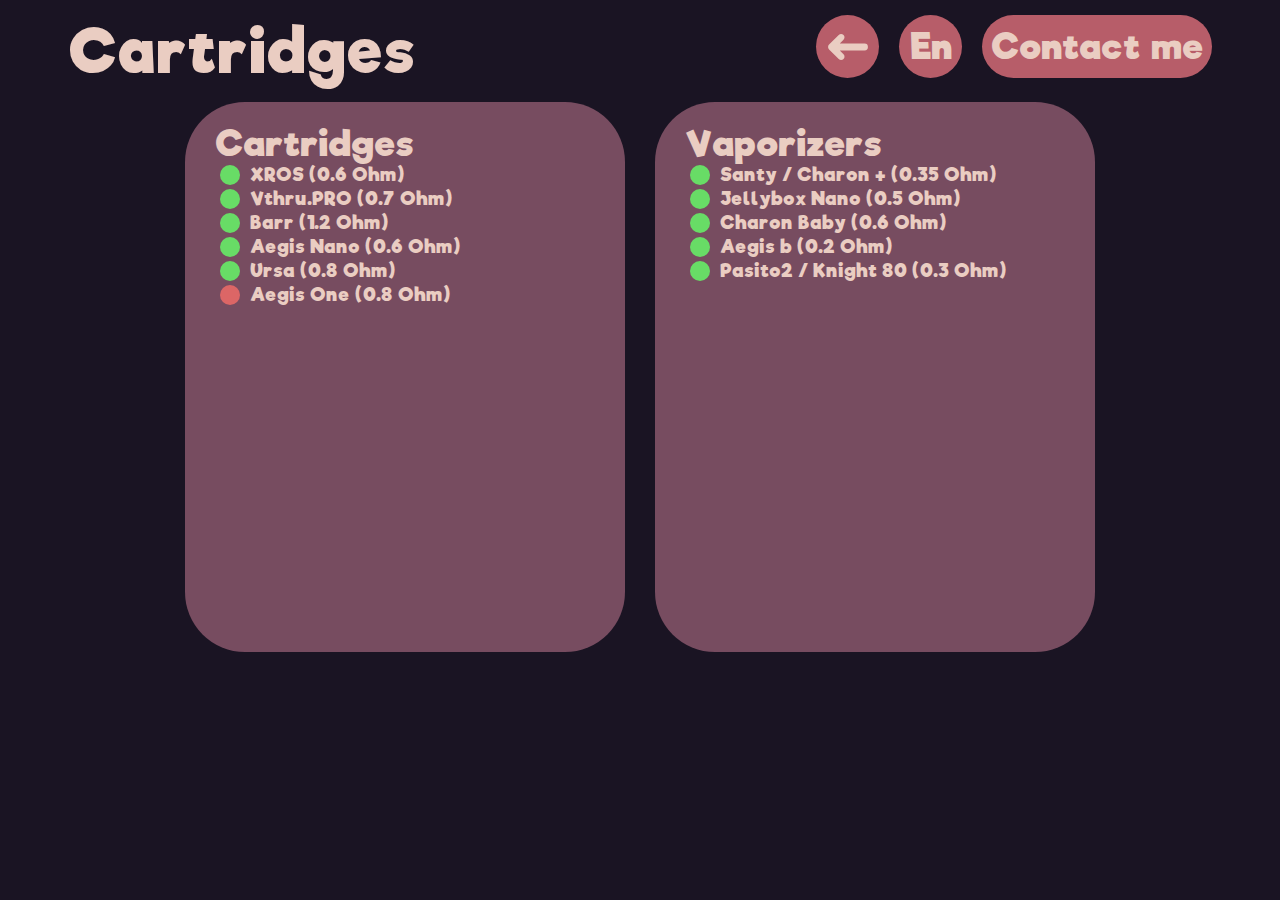
<file: cartridges/cartridges.html>
<!DOCTYPE html>
<html>
<head>
	<meta charset="utf-8">
	<title>
		Cartridges
	</title>
    <meta name="theme-color" content="#17111f">
    <link rel="stylesheet" href="../css/cartridges.css">
    <link rel="stylesheet" href="../css/cartridges-media-queries.css">
</head>
<body style="background-color:#1A1423">
    <div class="wrapper">
        <div class="header">
            <a class="text-curr lan" data-en="Cartridges" data-ru="Картриджи"></a>
            <div class="con">
                <a onclick="newURL('../index.html')" class="button-back">
                    <img class="image-back" src="../arrow-back.svg" >
                </a>
                <a onclick="changeLanguage()" id="languageButton" class="button-lang lan" data-en="En" data-ru="Ru"></a>
                <a href="" class="button-contact lan" data-en="Contact me" data-ru="Связаться"></a>
            </div>
        </div>
        <div class="main-container">
            <div class="container">
                <div class="text-name lan" data-en="Cartridges" data-ru="Картриджи"></div>
                <div>
                    <div class="row">
                        <div class="circle" id="Cartridges_XROS"></div>
                        <div class="text-item lan" data-en="XROS (0.6 Ohm)" data-ru="XROS 0.6 Ом"></div>
                    </div>
                    <div class="row">
                        <div class="circle" id="Cartridges_Vthru_PRO"></div>
                        <div class="text-item lan" data-en="Vthru.PRO (0.7 Ohm)" data-ru="Vthru.PRO 0.7 Ом"></div>
                    </div>
                    <div class="row">
                        <div class="circle" id="Cartridges_Barr"></div>
                        <div class="text-item lan" data-en="Barr (1.2 Ohm)" data-ru="Barr 1.2 Ом"></div>
                    </div>
                    <div class="row">
                        <div class="circle" id="Cartridges_Aegis_Nano"></div>
                        <div class="text-item lan" data-en="Aegis Nano (0.6 Ohm)" data-ru="Aegis Nano 0.6 Ом"></div>
                    </div>
                    <div class="row">
                        <div class="circle" id="Cartridges_Ursa"></div>
                        <div class="text-item lan" data-en="Ursa (0.8 Ohm)" data-ru="Ursa 0.8 Ом"></div>
                    </div>
                    <div class="row">
                        <div class="circle" id="Cartridges_Aegis_One"></div>
                        <div class="text-item lan" data-en="Aegis One (0.8 Ohm)" data-ru="Aegis One 0.8 Ом"></div>
                    </div>
                </div>
            </div>
            <div class="container">
                <div class="text-name lan" data-en="Vaporizers" data-ru="Испарители"></div>
                <div>
                    <div class="row">
                        <div class="circle" id="Vaporizers_Santy_Charon"></div>
                        <div class="text-item lan" data-en="Santy / Charon + (0.35 Ohm)" data-ru="Santy / Charon + (0.35 Ом)"></div>
                    </div>
                    <div class="row">
                        <div class="circle" id="Vaporizers_Jellybox_Nano"></div>
                        <div class="text-item lan" data-en="Jellybox Nano (0.5 Ohm)" data-ru="Jellybox Nano (0.5 Ом)"></div>
                    </div>
                    <div class="row">
                        <div class="circle" id="Vaporizers_Charon_Baby"></div>
                        <div class="text-item lan" data-en="Charon Baby (0.6 Ohm)" data-ru="Charon Baby (0.6 Ом)"></div>
                    </div>
                    <div class="row">
                        <div class="circle" id="Vaporizers_Aegis_B"></div>
                        <div class="text-item lan" data-en="Aegis b (0.2 Ohm)" data-ru="Aegis b (0.2 Ом)"></div>
                    </div>
                    <div class="row">
                        <div class="circle" id="Vaporizers_Pasito2_Knight80"></div>
                        <div class="text-item lan" data-en="Pasito2 / Knight 80 (0.3 Ohm)" data-ru="Pasito2 / Knight 80 (0.3 Ом)"></div>
                    </div>
                </div>
            </div>
        </div>
    </div>
    <script src="../js/cartridges.js"></script>
</body>
</html>
</file>
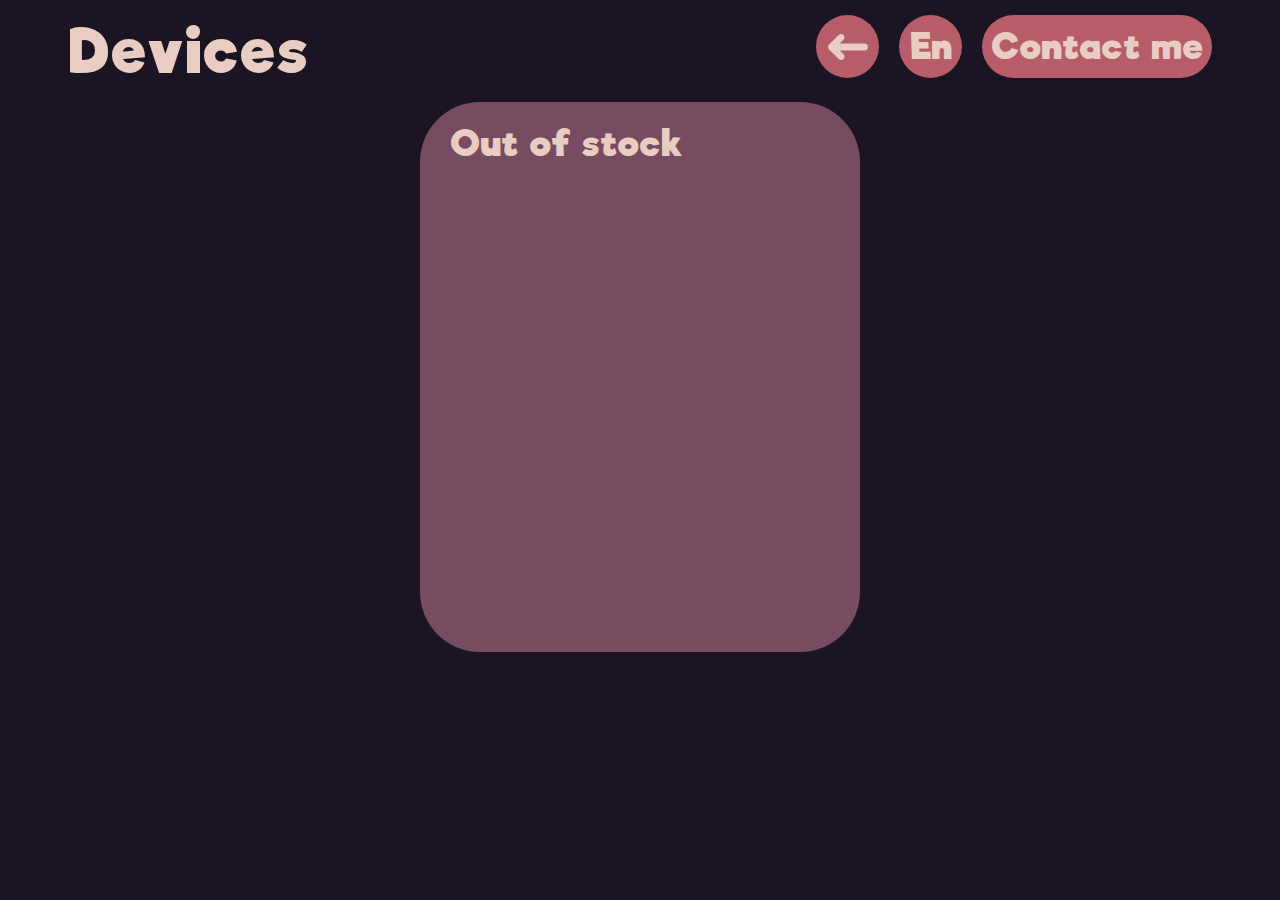
<file: devices/devices.html>
<!DOCTYPE html>
<html>
<head>
	<meta charset="utf-8">
	<title>
		Devices
	</title>
    <meta name="theme-color" content="#17111f">
    <link rel="stylesheet" href="../css/cartridges.css">
    <link rel="stylesheet" href="../css/cartridges-media-queries.css">
</head>
<body style="background-color:#1A1423">
    <div class="wrapper">
        <div class="header">
            <a class="text-curr lan" data-en="Devices" data-ru="Девайсы"></a>
            <div class="con">
                <a onclick="newURL('../index.html')" class="button-back">
                    <img class="image-back" src="../arrow-back.svg" >
                </a>
                <a onclick="changeLanguage()" id="languageButton" class="button-lang lan" data-en="En" data-ru="Ru"></a>
                <a href="" class="button-contact lan" data-en="Contact me" data-ru="Связаться"></a>
            </div>
        </div>
        <div class="main-container">
            <div class="container">
                <div class="text-name lan" data-en="Out of stock" data-ru="Нет в наличии"></div>
            </div>
    </div>
    <script src="../js/cartridges.js"></script>
</body>
</html>
</file>
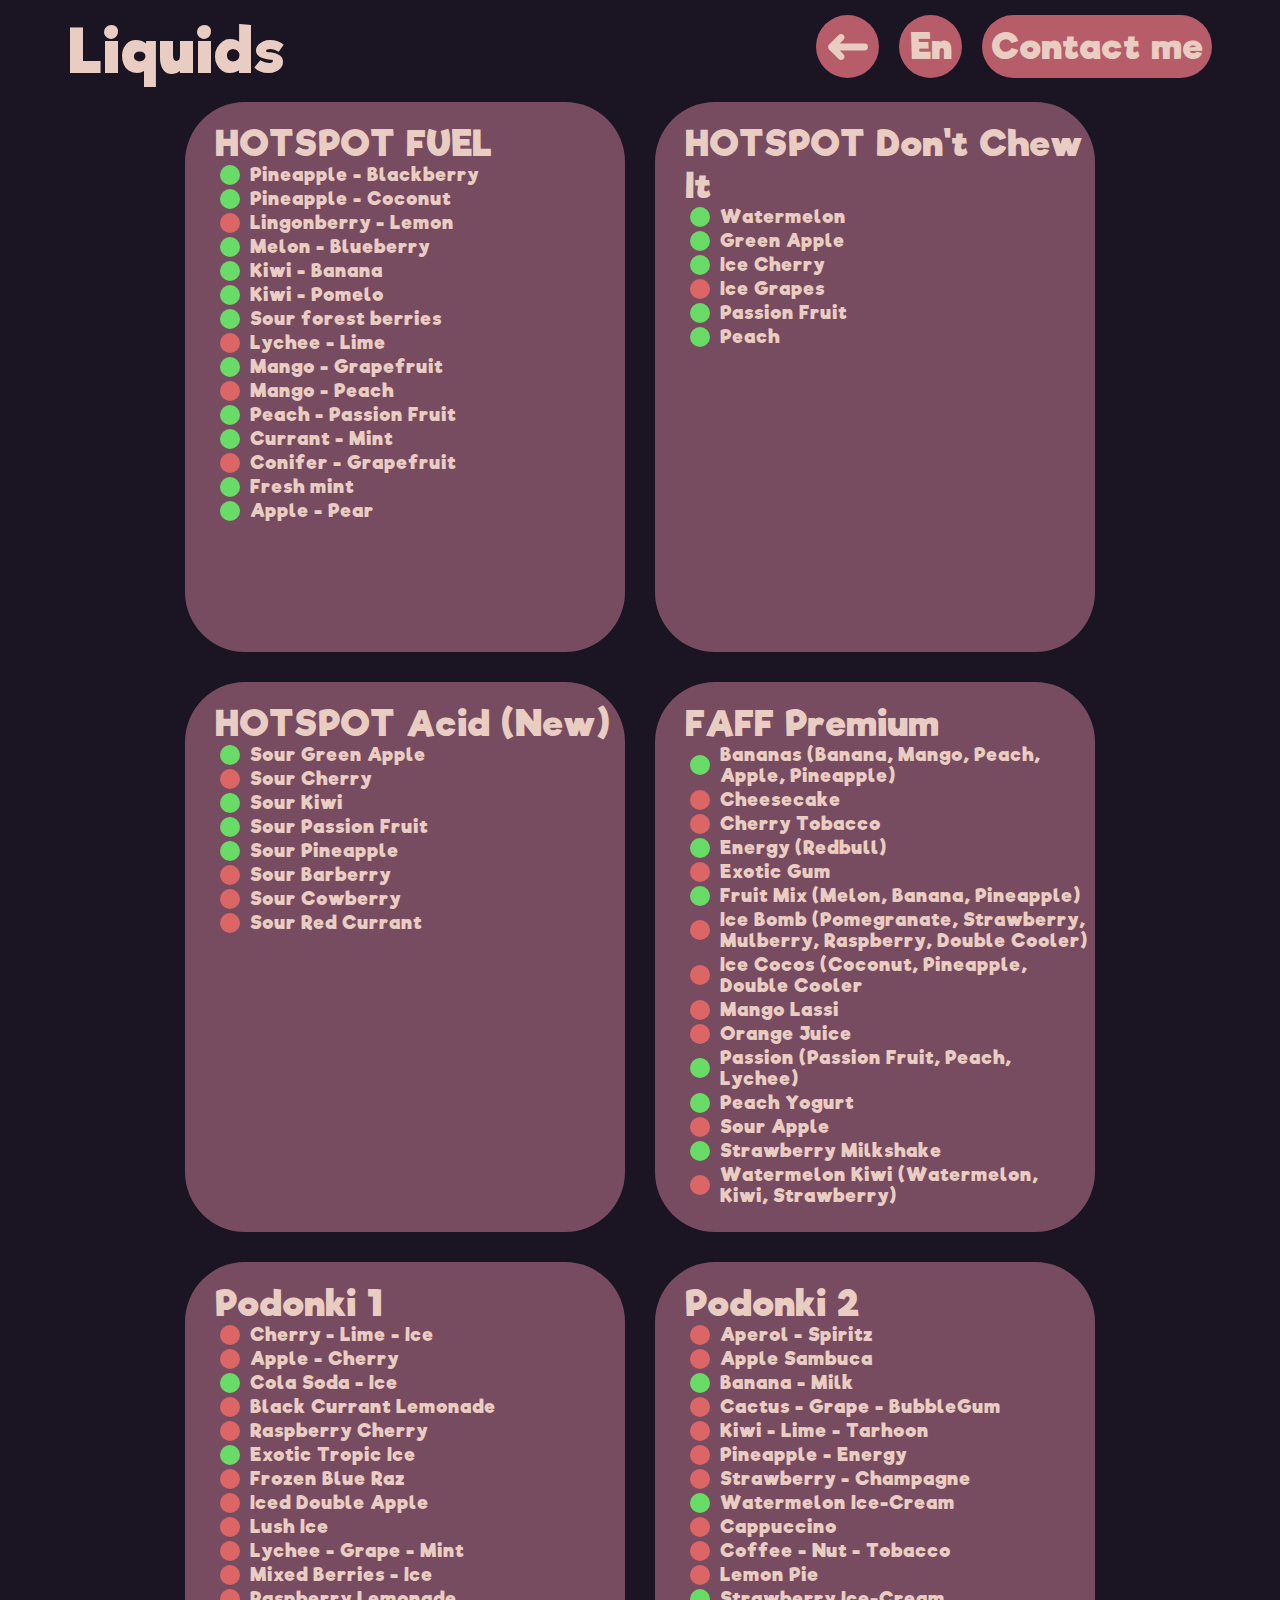
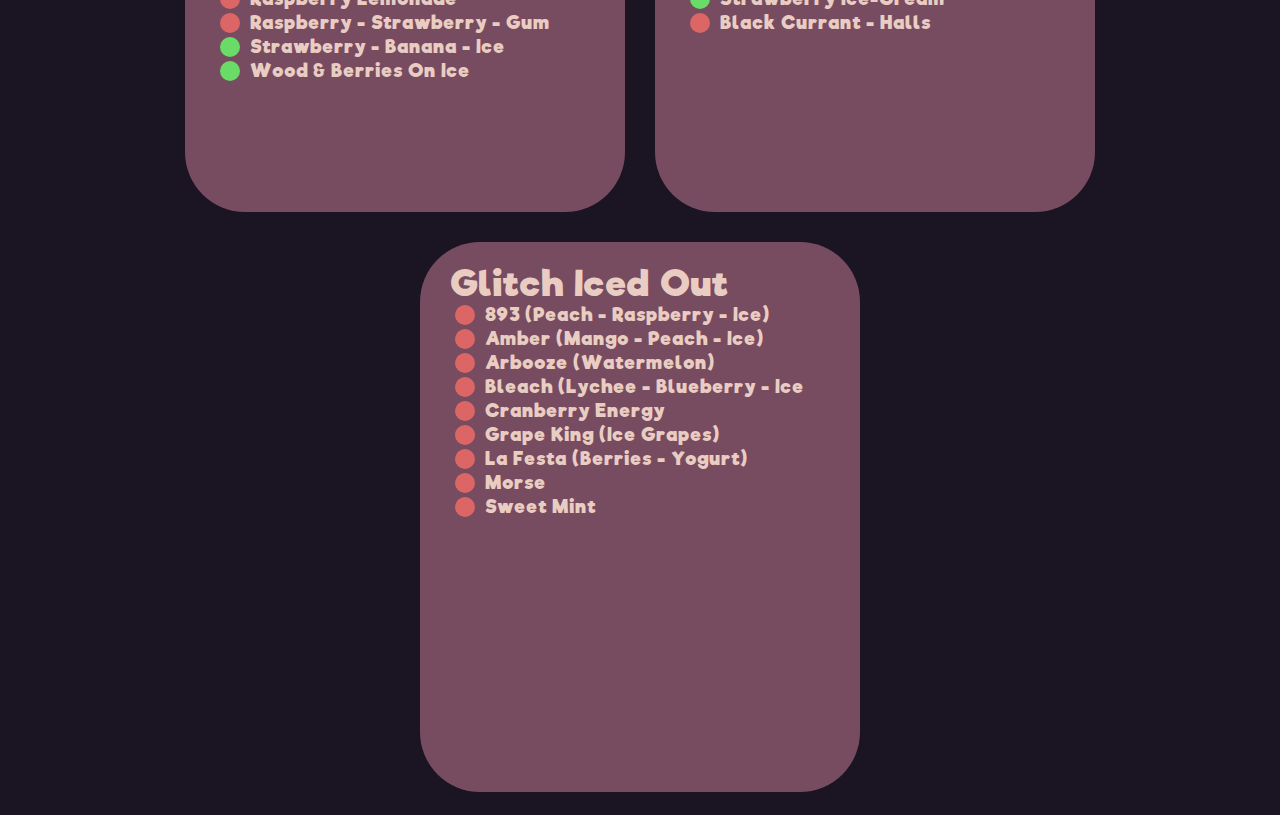
<file: liquids/liquids.html>
<!DOCTYPE html>
<html>
<head>
	<meta charset="utf-8">
	<title>
		Liquids
	</title>
    <meta name="theme-color" content="#17111f">
    <link rel="stylesheet" href="../css/liquids.css">
    <link rel="stylesheet" href="../css/liquids-media-queries.css">
</head>
<body style="background-color:#1A1423">
    <div class="wrapper">
        <div class="header">
            <a class="text-curr lan" data-en="Liquids" data-ru="Жидкости">Liquids</a>
            <div class="con">
                <a onclick="newURL('../index.html')" class="button-back">
                    <img class="image-back" src="../arrow-back.svg" >
                </a>
                <a onclick="changeLanguage()" id="languageButton" class="button-lang lan" data-en="En" data-ru="Ru">En</a>
                <a href="" class="button-contact lan" data-en="Contact me" data-ru="Связаться">Contact me</a>
            </div>
        </div>
        <div class="main-container">
            <div class="container">
                <div class="text-name">HOTSPOT FUEL</div>
                <div>
                    <div class="row">
                        <div class="circle" id="HF_Pineapple_Blackberry"></div>
                        <div class="text-item lan" data-en="Pineapple - Blackberry" data-ru="Ананас - Ежевика"></div>
                    </div>
                    <div class="row">
                        <div class="circle" id="HF_Pineapple_Coconut"></div>
                        <div class="text-item lan" data-en="Pineapple - Coconut" data-ru="Ананас - Кокос"></div>
                    </div>
                    <div class="row">
                        <div class="circle" id="HF_Lingonberry_Lemon"></div>
                        <div class="text-item lan" data-en="Lingonberry - Lemon" data-ru="Брусника - Лимон"></div>
                    </div>
                    <div class="row">
                        <div class="circle" id="HF_Melon_Blueberry"></div>
                        <div class="text-item lan" data-en="Melon - Blueberry" data-ru="Дыня - Черника"></div>
                    </div>
                    <div class="row">
                        <div class="circle" id="HF_Kiwi_Banana"></div>
                        <div class="text-item lan" data-en="Kiwi - Banana" data-ru="Киви - Банан"></div>
                    </div>
                    <div class="row">
                        <div class="circle" id="HF_Kiwi_Pomelo"></div>
                        <div class="text-item lan" data-en="Kiwi - Pomelo" data-ru="Киви - Помело"></div>
                    </div>
                    <div class="row">
                        <div class="circle" id="HF_Sour_forest_berries"></div>
                        <div class="text-item lan" data-en="Sour forest berries" data-ru="Кислые лесные ягоды"></div>
                    </div>
                    <div class="row">
                        <div class="circle" id="HF_Lychee_Lime"></div>
                        <div class="text-item lan" data-en="Lychee - Lime" data-ru="Личи - Лайм"></div>
                    </div>
                    <div class="row">
                        <div class="circle" id="HF_Mango_Grapefruit"></div>
                        <div class="text-item lan" data-en="Mango - Grapefruit" data-ru="Манго - Грейпфрут"></div>
                    </div>
                    <div class="row">
                        <div class="circle" id="HF_Mango_Peach"></div>
                        <div class="text-item lan" data-en="Mango - Peach" data-ru="Манго - Персик"></div>
                    </div>
                    <div class="row">
                        <div class="circle" id="HF_Peach_Passion_Fruit"></div>
                        <div class="text-item lan" data-en="Peach - Passion Fruit" data-ru="Персик - Маракуйя"></div>
                    </div>
                    <div class="row">
                        <div class="circle" id="HF_Currant_Mint"></div>
                        <div class="text-item lan" data-en="Currant - Mint" data-ru="Смородина - Мята"></div>
                    </div>
                    <div class="row">
                        <div class="circle" id="HF_Conifer_Grapefruit"></div>
                        <div class="text-item lan" data-en="Conifer - Grapefruit" data-ru="Хвоя - Грейпфрут"></div>
                    </div>
                    <div class="row">
                        <div class="circle" id="HF_Fresh_mint"></div>
                        <div class="text-item lan" data-en="Fresh mint" data-ru="Свежая мята"></div>
                    </div>
                    <div class="row">
                        <div class="circle" id="HF_Apple_Pear"></div>
                        <div class="text-item lan" data-en="Apple - Pear" data-ru="Яблоко - Груша"></div>
                    </div>

                </div>
            </div>
            <div class="container">
                <div class="text-name">HOTSPOT Don't Chew It</div>
                <div>
                    <div class="row">
                        <div class="circle" id="HDCI_Watermelon"></div>
                        <div class="text-item lan" data-en="Watermelon" data-ru="Арбуз"></div>
                    </div>
                    <div class="row">
                        <div class="circle" id="HDCI_Green_Apple"></div>
                        <div class="text-item lan" data-en="Green Apple" data-ru="Зелёное яблоко"></div>
                    </div>
                    <div class="row">
                        <div class="circle" id="HDCI_Ice_Cherry"></div>
                        <div class="text-item lan" data-en="Ice Cherry" data-ru="Ледяная вишня"></div>
                    </div>
                    <div class="row">
                        <div class="circle" id="HDCI_Ice_Grapes"></div>
                        <div class="text-item lan" data-en="Ice Grapes" data-ru="Ледяной виноград"></div>
                    </div>
                    <div class="row">
                        <div class="circle" id="HDCI_Passion_fruit"></div>
                        <div class="text-item lan" data-en="Passion Fruit" data-ru="Маракуйя"></div>
                    </div>
                    <div class="row">
                        <div class="circle" id="HDCI_Peach"></div>
                        <div class="text-item lan" data-en="Peach" data-ru="Персик"></div>
                    </div>

                </div>
            </div>
            <div class="container">
                <div class="text-name">HOTSPOT Acid (New)</div>
                <div>
                    <div class="row">
                        <div class="circle" id="HA_Sour_Green_Apple"></div>
                        <div class="text-item lan" data-en="Sour Green Apple" data-ru="Кислое яблоко"></div>
                    </div>
                    <div class="row">
                        <div class="circle" id="HA_Sour_Cherry"></div>
                        <div class="text-item lan" data-en="Sour Cherry" data-ru="Кислая вишня"></div>
                    </div>
                    <div class="row">
                        <div class="circle" id="HA_Sour_Kiwi"></div>
                        <div class="text-item lan" data-en="Sour Kiwi" data-ru="Кислое киви"></div>
                    </div>
                    <div class="row">
                        <div class="circle" id="HA_Sour_Passion_Fruit"></div>
                        <div class="text-item lan" data-en="Sour Passion Fruit" data-ru="Кислая маракуйя"></div>
                    </div>
                    <div class="row">
                        <div class="circle" id="HA_Sour_Pineapple"></div>
                        <div class="text-item lan" data-en="Sour Pineapple" data-ru="Кислый ананас"></div>
                    </div>
                    <div class="row">
                        <div class="circle" id="HA_Sour_Barberry"></div>
                        <div class="text-item lan" data-en="Sour Barberry" data-ru="Кислый барбарис"></div>
                    </div>
                    <div class="row">
                        <div class="circle" id="HA_Sour_Cowberry"></div>
                        <div class="text-item lan" data-en="Sour Cowberry" data-ru="Кислая брусника"></div>
                    </div>
                    <div class="row">
                        <div class="circle" id="HA_Sour_Red_Currant"></div>
                        <div class="text-item lan" data-en="Sour Red Currant" data-ru="Кислая красная смородина"></div>
                    </div>

                </div>
            </div>
            <div class="container">
                <div class="text-name">FAFF Premium</div>
                <div class="text-border">
                    <div class="row">
                        <div class="circle" id="FP_Bananas"></div>
                        <div class="text-item lan" data-en="Bananas (Banana, Mango, Peach, Apple, Pineapple)" data-ru="Бананы (Банан, Манго, Персик, Яблоко, Ананас)"></div>
                    </div>
                    <div class="row">
                        <div class="circle" id="FP_Cheesecake"></div>
                        <div class="text-item lan" data-en="Cheesecake" data-ru="Чизкейк"></div>
                    </div>
                    <div class="row">
                        <div class="circle" id="FP_Cherry_Tobacco"></div>
                        <div class="text-item lan" data-en="Cherry Tobacco" data-ru="Табак - Вишня"></div>
                    </div>
                    <div class="row">
                        <div class="circle" id="FP_Energy"></div>
                        <div class="text-item lan" data-en="Energy (Redbull)" data-ru="Энергетик"></div>
                    </div>
                    <div class="row">
                        <div class="circle" id="FP_Exotic_Gum"></div>
                        <div class="text-item lan" data-en="Exotic Gum" data-ru="Жвачка тропики"></div>
                    </div>
                    <div class="row">
                        <div class="circle" id="FP_Fruit_Mix"></div>
                        <div class="text-item lan" data-en="Fruit Mix (Melon, Banana, Pineapple)" data-ru="Фруктовый микс (Дыня, Банан, Ананас)"></div>
                    </div>
                    <div class="row">
                        <div class="circle" id="FP_Ice_Bomb"></div>
                        <div class="text-item lan" data-en="Ice Bomb (Pomegranate, Strawberry, Mulberry, Raspberry, Double Cooler)" data-ru="Ледяная бомба (Гранат, Клубника, Шелковица, Малина, Двойной Куллер)"></div>
                    </div>
                    <div class="row">
                        <div class="circle" id="FP_Ice_Cocos"></div>
                        <div class="text-item lan" data-en="Ice Cocos (Coconut, Pineapple, Double Cooler" data-ru="Ледяной Кокос (Кокос, Ананас, Двойной Куллер)"></div>
                    </div>
                    <div class="row">
                        <div class="circle" id="FP_Mango_Lassi"></div>
                        <div class="text-item lan" data-en="Mango Lassi" data-ru="Манговый коктейль"></div>
                    </div>
                    <div class="row">
                        <div class="circle" id="FP_Orange_Juice"></div>
                        <div class="text-item lan" data-en="Orange Juice" data-ru="Апельсиновый сок (Много цитрусов и манго)"></div>
                    </div>
                    <div class="row">
                        <div class="circle" id="FP_Passion"></div>
                        <div class="text-item lan" data-en="Passion (Passion Fruit, Peach, Lychee)" data-ru="Маракуйя (Маракуйя, Персик, Личи)"></div>
                    </div>
                    <div class="row">
                        <div class="circle" id="FP_Peach_Yogurt"></div>
                        <div class="text-item lan" data-en="Peach Yogurt" data-ru="Персиковый йогурт"></div>
                    </div>
                    <div class="row">
                        <div class="circle" id="FP_Sour_Apple"></div>
                        <div class="text-item lan" data-en="Sour Apple" data-ru="Кислое яблоко"></div>
                    </div>
                    <div class="row">
                        <div class="circle" id="FP_Strawberry_Milkshake"></div>
                        <div class="text-item lan" data-en="Strawberry Milkshake" data-ru="Клубничный милкшейк"></div>
                    </div>
                    <div class="row">
                        <div class="circle" id="FP_Watermelon_Kiwi"></div>
                        <div class="text-item lan" data-en="Watermelon Kiwi (Watermelon, Kiwi, Strawberry)" data-ru="Арбуз - Киви (Арбуз, Киви, Клубника)"></div>
                    </div>

                </div>
            </div>
            <div class="container">
                <div class="text-name">Podonki 1</div>
                <div>
                    <div class="row">
                        <div class="circle" id="P1_Cherry_Lime_Ice"></div>
                        <div class="text-item lan" data-en="Cherry - Lime - Ice" data-ru="Вишня - Лайм - Лёд"></div>
                    </div>
                    <div class="row">
                        <div class="circle" id="P1_Apple_Cherry"></div>
                        <div class="text-item lan" data-en="Apple - Cherry" data-ru="Яблоко - Вишня"></div>
                    </div>
                    <div class="row">
                        <div class="circle" id="P1_Cola_Soda_Ice"></div>
                        <div class="text-item lan" data-en="Cola Soda - Ice" data-ru="Кола - Лёд"></div>
                    </div>
                    <div class="row">
                        <div class="circle" id="P1_Black_Currant_Lemonade"></div>
                        <div class="text-item lan" data-en="Black Currant Lemonade" data-ru="Смородиновый лимонад"></div>
                    </div>
                    <div class="row">
                        <div class="circle" id="P1_Raspberry_Cherry"></div>
                        <div class="text-item lan" data-en="Raspberry Cherry" data-ru="Малина - Вишня"></div>
                    </div>
                    <div class="row">
                        <div class="circle" id="P1_Exotic_Tropic_Ice"></div>
                        <div class="text-item lan" data-en="Exotic Tropic Ice" data-ru="Тропические фрукты - Лёд"></div>
                    </div>
                    <div class="row">
                        <div class="circle" id="P1_Frozen_Blue_Raz"></div>
                        <div class="text-item lan" data-en="Frozen Blue Raz" data-ru="Frozen Blue Raz (Черника, Малина, Мята, Лёд)"></div>
                    </div>
                    <div class="row">
                        <div class="circle" id="P1_Iced_Double_Apple"></div>
                        <div class="text-item lan" data-en="Iced Double Apple" data-ru="Двойное Яблоко - Лёд"></div>
                    </div>
                    <div class="row">
                        <div class="circle" id="P1_Lush_Ice"></div>
                        <div class="text-item lan" data-en="Lush Ice" data-ru="Баблгам с арбузом и мятой"></div>
                    </div>
                    <div class="row">
                        <div class="circle" id="P1_Lychee_Grape_Mint"></div>
                        <div class="text-item lan" data-en="Lychee - Grape - Mint" data-ru="Личи - Виноград - Мята"></div>
                    </div>
                    <div class="row">
                        <div class="circle" id="P1_Mixed_Berries_Ice"></div>
                        <div class="text-item lan" data-en="Mixed Berries - Ice" data-ru="Лесные Ягоды - Лёд"></div>
                    </div>
                    <div class="row">
                        <div class="circle" id="P1_Raspberry_Lemonade"></div>
                        <div class="text-item lan" data-en="Raspberry Lemonade" data-ru="Малиновый лимонад"></div>
                    </div>
                    <div class="row">
                        <div class="circle" id="P1_Raspberry_Strawberry_Gum"></div>
                        <div class="text-item lan" data-en="Raspberry - Strawberry - Gum" data-ru="Малиново-клубничная жвачка"></div>
                    </div>
                    <div class="row">
                        <div class="circle" id="P1_Strawberry_Banana_Ice"></div>
                        <div class="text-item lan" data-en="Strawberry - Banana - Ice" data-ru="Клубника - Банан - Лёд"></div>
                    </div>
                    <div class="row">
                        <div class="circle" id="P1_Wood_And_Berries_On_Ice"></div>
                        <div class="text-item lan" data-en="Wood & Berries On Ice" data-ru="Хвоя - Лесные ягоды - Лёд"></div>
                    </div>

                </div>
            </div>
            <div class="container">
                <div class="text-name">Podonki 2</div>
                <div>
                    <div class="row">
                        <div class="circle" id="P2_Aperol_Spiritz"></div>
                        <div class="text-item lan" data-en="Aperol - Spiritz" data-ru="Коктейль Апероль - Шприц"></div>
                    </div>
                    <div class="row">
                        <div class="circle" id="P2_Apple_Sambuca"></div>
                        <div class="text-item lan" data-en="Apple Sambuca" data-ru="Яблочная Самбука"></div>
                    </div>
                    <div class="row">
                        <div class="circle" id="P2_Banana_Milk"></div>
                        <div class="text-item lan" data-en="Banana - Milk" data-ru="Банановое Молоко"></div>
                    </div>
                    <div class="row">
                        <div class="circle" id="P2_Cactus_Grape_BubbleGum"></div>
                        <div class="text-item lan" data-en="Cactus - Grape - BubbleGum" data-ru="Виноградно - Кактусовая Жвачка"></div>
                    </div>
                    <div class="row">
                        <div class="circle" id="P2_Kiwi_Lime_Tarhoon"></div>
                        <div class="text-item lan" data-en="Kiwi - Lime - Tarhoon" data-ru="Киви - Лайм - Тархун"></div>
                    </div>
                    <div class="row">
                        <div class="circle" id="P2_Pineapple_Energy"></div>
                        <div class="text-item lan" data-en="Pineapple - Energy" data-ru="Ананас - Энергетик"></div>
                    </div>
                    <div class="row">
                        <div class="circle" id="P2_Strawberry_Champagne"></div>
                        <div class="text-item lan" data-en="Strawberry - Champagne" data-ru="Клубника - Шампанское "></div>
                    </div>
                    <div class="row">
                        <div class="circle" id="P2_Watermelon_Ice_Cream"></div>
                        <div class="text-item lan" data-en="Watermelon Ice-Cream" data-ru="Арбузное Мороженое"></div>
                    </div>
                    <div class="row">
                        <div class="circle" id="P2_Cappuccino"></div>
                        <div class="text-item lan" data-en="Cappuccino" data-ru="Капучино"></div>
                    </div>
                    <div class="row">
                        <div class="circle" id="P2_Coffee_Nut_Tobacco"></div>
                        <div class="text-item lan" data-en="Coffee - Nut - Tobacco" data-ru="Кофе - Орех - Табак"></div>
                    </div>
                    <div class="row">
                        <div class="circle" id="P2_Lemon_Pie"></div>
                        <div class="text-item lan" data-en="Lemon Pie" data-ru="Лимонный пирог"></div>
                    </div>
                    <div class="row">
                        <div class="circle" id="P2_Strawberry_Ice_Cream"></div>
                        <div class="text-item lan" data-en="Strawberry Ice-Cream" data-ru="Клубничное Мороженое"></div>
                    </div>
                    <div class="row">
                        <div class="circle" id="P2_Black_Currant_Halls"></div>
                        <div class="text-item lan" data-en="Black Currant - Halls" data-ru="Смородиновый Холлз"></div>
                    </div>
                    

                </div>
            </div><div class="container">
                <div class="text-name">Glitch Iced Out</div>
                <div>
                    <div class="row">
                        <div class="circle" id="GIO_893"></div>
                        <div class="text-item lan" data-en="893 (Peach - Raspberry - Ice)" data-ru="893 (Песик - Малина - Лёд"></div>
                    </div>
                    <div class="row">
                        <div class="circle" id="GIO_Amber"></div>
                        <div class="text-item lan" data-en="Amber (Mango - Peach - Ice)" data-ru="Amber (Манго - Персик - Лёд)"></div>
                    </div>
                    <div class="row">
                        <div class="circle" id="GIO_Arbooze"></div>
                        <div class="text-item lan" data-en="Arbooze (Watermelon)" data-ru="Arbooze (Арбуз)"></div>
                    </div>
                    <div class="row">
                        <div class="circle" id="GIO_Bleach"></div>
                        <div class="text-item lan" data-en="Bleach (Lychee - Blueberry - Ice" data-ru="Bleach (Личи - Голубика - Лёд)"></div>
                    </div>
                    <div class="row">
                        <div class="circle" id="GIO_Cranberry_Energy"></div>
                        <div class="text-item lan" data-en="Cranberry Energy" data-ru="Клюквенный энергетик"></div>
                    </div>
                    <div class="row">
                        <div class="circle" id="GIO_Grape_King"></div>
                        <div class="text-item lan" data-en="Grape King (Ice Grapes)" data-ru="Виноградный Король (Виноград - Лёд)"></div>
                    </div>
                    <div class="row">
                        <div class="circle" id="GIO_La_Festa"></div>
                        <div class="text-item lan" data-en="La Festa (Berries - Yogurt)" data-ru="La Festa (Лесные Ягоды - Йогурт)"></div>
                    </div>
                    <div class="row">
                        <div class="circle" id="GIO_Morse"></div>
                        <div class="text-item lan" data-en="Morse" data-ru="Морс (Клюква - Смородина)"></div>
                    </div>
                    <div class="row">
                        <div class="circle" id="GIO_Sweet_Mint"></div>
                        <div class="text-item lan" data-en="Sweet Mint" data-ru="Сладкая Мята"></div>
                    </div>
                </div>
            </div>
        </div>
    </div>
    <script src="../js/liquids.js"></script>
</body>
</html>
</file>
<file: css/cartridges.css>
@font-face {
    font-family: "MyFont"; 
    src: url("../fonts/RifficFree-Bold.ttf") format("truetype"); 
    font-style: normal; 
    font-weight: normal; 
    color: #EACDC2;
} 
.header {
    display: flex;
    justify-content: space-between;
    margin-top: 15px;
    margin-left: 60px;
    margin-right: 60px;
}
.con {
    display: flex;
}
.main-container {
    display: flex;
    flex-wrap: wrap;
    justify-content: center;
}
.text-border {
    margin-right: 5px;
}
.container {
    border-radius: 60px;
    color: #EACDC2;
    font-family: "MyFont";  
    background-color: #774C60;
    width: calc(100%/3);
    margin: 15px;
    height: 550px;
    min-width: 440px;
    max-width: 480px;
}
.row {
    display: flex;
    margin-left: 35px;
    align-items: center;
    margin-bottom: 3px;
}
.circle {
    border-radius: 15px;
    min-width: 20px;
    width: 20px;
    height: 20px;
    background-color: #68DC66;
}
.text-name {
    font-size: 35px;
    margin-left: 30px;
    margin-top: 20px;
}
.text-item {
    font-size: 18px;
    margin-left: 10px;
}
.text-curr {
    font-size: 60px; 
    font-family: 'MyFont';
    color: rgb(234, 205, 194);
}
.image-back {
    width: 50px;
    height: 50px;
}
.button-back {
    font-family: "MyFont";
    margin-left: auto;
    margin-right: 0em;
    border-radius: 35px;
    background-color: #B75D69;
    font-size: 35px;
    color: #EACDC2;
    text-decoration: none;
    display: block;
    width: 63px;
    min-width: 63px;
    height: 63px;
    text-align: center;
    line-height: 63px;
    transition: 0.5s;
    display: flex;
    justify-content: center;
    align-items: center;
}
.button-contact {
    font-family: "MyFont"; 
    margin-left: 20px;
    margin-right: 0em;
    border-radius: 35px;
    background-color: #B75D69;
    font-size: 35px;
    color: #EACDC2;
    text-decoration: none;
    display: block;
    width: 220px;
    height: 63px;
    text-align: center;
    line-height: 63px;
    padding-left: 5px;
    padding-right: 5px;
    transition: 0.5s;
}
.button-lang {
    font-family: "MyFont";
    margin-left: 20px;
    margin-right: 0em;
    border-radius: 35px;
    background-color: #B75D69;
    font-size: 35px;
    color: #EACDC2;
    text-decoration: none;
    display: block;
    width: 63px;
    min-width: 63px;
    height: 63px;
    text-align: center;
    line-height: 63px;
    transition: 0.5s;
}
</file>
<file: css/cartridges-media-queries.css>
@media (max-width: 1060px) {
    .header {
        margin-left: 100px;
        margin-top: 25px;
    }
    .text-curr {
        font-size: 100px;
    }
    .text-name {
        font-size: 55px;
        margin-left: 40px;
    }
    .row {
        margin-left: 50px;
    }
    .text-item {
        font-size: 35px;
    }
    .circle {
        width: 35px;
        height: 35px;
        min-width: 35px;
        min-height: 35px;
        border-radius: 75px;
    }
    .button-lang {
        width: 130px;
        height: 130px;
        min-width: 130px;
        font-size: 40px;
        border-radius: 100px;
        line-height: 130px;
        margin-left: 30px;
        margin-top: 24px;
        padding: 5px;
        background-color: #372549;
        box-shadow: 0px 7px 0px 0px rgba(0,0,0,0.5), 0px 8px 10px 0px rgba(0,0,0,0.1);
    }
    .image-back {
        width: 100px;
        height: 100px;        
    }
    .button-back {
        width: 130px;
        height: 130px;
        min-width: 130px;
        font-size: 40px;
        border-radius: 100px;
        line-height: 130px;
        margin-left: 30px;
        margin-top: 24px;
        padding: 5px;
        display: flex;
        justify-content: center;
        align-items: center;
        background-color: #372549;
        box-shadow: 0px 7px 0px 0px rgba(0,0,0,0.5), 0px 8px 10px 0px rgba(0,0,0,0.1);
    }
    .button-contact {
        width: 300px;
        border-radius: 50px;
        font-size: 40px;
        line-height: 130px;
        margin-top: 24px;
        height: 130px;
        margin-right: 30px;
        margin-left: 30px;
        padding: 5px;
        border-radius: 75px;
        background-color: #372549;
        box-shadow: 0px 7px 0px 0px rgba(0,0,0,0.5), 0px 8px 10px 0px rgba(0,0,0,0.1);
    }
    .button-lang:active {
        transform: translateY(5px);
        box-shadow: 0px 1px 0px 0px rgba(0,0,0,0.5), 0px 3px 5px 0px rgba(0,0,0,0.1);
    }
    .button-contact:active {
        transform: translateY(5px);
        box-shadow: 0px 1px 0px 0px rgba(0,0,0,0.5), 0px 3px 5px 0px rgba(0,0,0,0.1);
    }
    .button-back:active {
        transform: translateY(5px);
        box-shadow: 0px 1px 0px 0px rgba(0,0,0,0.5), 0px 3px 5px 0px rgba(0,0,0,0.1);
    }
    .con {
        position: absolute;
        margin-top: 150px;
        left: 50%;
        max-width: 800px;
        min-width: 800px;
        transform: translate(-50%);
        background-color: #774C60;
        height: 150pt;
        border-radius: 150px;
        justify-content: space-between;
    }
    .main-container {
        margin-top: 225px;
        display: flex;
        flex-direction: column;
        justify-content: center;
    }
    .container {
        min-width: 800px;
        max-width: 800px;
        height: auto;
        padding-bottom: 30px;
        margin: auto;
        margin-top: 25px;
        border-radius: 75px;
    }
}

@media (min-width: 1061px) {
    .button-back:hover {
        background-color: #9e515b;
        filter: blur(2px);
    }
    .button-contact:hover {
        background-color: #9e515b;
        filter: blur(2px);
    }
    .button-lang:hover {
        background-color: #9e515b;
        filter: blur(2px);
    }
}
</file>
<file: css/liquids.css>
@font-face {
    font-family: "MyFont"; 
    src: url("../fonts/RifficFree-Bold.ttf") format("truetype"); 
    font-style: normal; 
    font-weight: normal; 
    color: #EACDC2;
} 
.header {
    display: flex;
    justify-content: space-between;
    margin-top: 15px;
    margin-left: 60px;
    margin-right: 60px;
}
.con {
    display: flex;
}
.main-container {
    display: flex;
    flex-wrap: wrap;
    justify-content: center;
}
.text-border {
    margin-right: 5px;
}
.container {
    border-radius: 60px;
    color: #EACDC2;
    font-family: "MyFont";  
    background-color: #774C60;
    width: calc(100%/3);
    margin: 15px;
    height: 550px;
    min-width: 440px;
    max-width: 480px;
}
.row {
    display: flex;
    margin-left: 35px;
    align-items: center;
    margin-bottom: 3px;
}
.circle {
    border-radius: 15px;
    min-width: 20px;
    min-height: 20px;
    width: 20px;
    height: 20px;
    background-color: #68DC66;
}
.text-name {
    font-size: 35px;
    margin-left: 30px;
    margin-top: 20px;
}
.text-item {
    font-size: 18px;
    margin-left: 10px;
}
.text-curr {
    font-size: 60px; 
    font-family: 'MyFont';
    color: rgb(234, 205, 194);
}
.image-back {
    width: 50px;
    height: 50px;
}
.button-back {
    font-family: "MyFont";
    margin-left: auto;
    margin-right: 0em;
    border-radius: 35px;
    background-color: #B75D69;
    font-size: 35px;
    color: #EACDC2;
    text-decoration: none;
    display: block;
    width: 63px;
    min-width: 63px;
    height: 63px;
    text-align: center;
    line-height: 63px;
    transition: 0.5s;
    display: flex;
    justify-content: center;
    align-items: center;
}
.button-contact {
    font-family: "MyFont"; 
    margin-left: 20px;
    margin-right: 0em;
    border-radius: 35px;
    background-color: #B75D69;
    font-size: 35px;
    color: #EACDC2;
    text-decoration: none;
    display: block;
    width: 220px;
    height: 63px;
    text-align: center;
    line-height: 63px;
    padding-left: 5px;
    padding-right: 5px;
    transition: 0.5s;
}
.button-lang {
    font-family: "MyFont";
    margin-left: 20px;
    margin-right: 0em;
    border-radius: 35px;
    background-color: #B75D69;
    font-size: 35px;
    color: #EACDC2;
    text-decoration: none;
    display: block;
    width: 63px;
    min-width: 63px;
    height: 63px;
    text-align: center;
    line-height: 63px;
    transition: 0.5s;
}
</file>
<file: css/liquids-media-queries.css>
@media (max-width: 1060px) {
    .header {
        margin-left: 100px;
        margin-top: 25px;
    }
    .text-curr {
        font-size: 100px;
    }
    .text-name {
        font-size: 55px;
        margin-left: 40px;
    }
    .row {
        margin-left: 50px;
    }
    .text-item {
        font-size: 35px;
    }
    .circle {
        width: 35px;
        height: 35px;
        min-width: 35px;
        min-height: 35px;
        border-radius: 75px;
    }
    .button-lang {
        width: 130px;
        height: 130px;
        min-width: 130px;
        font-size: 40px;
        border-radius: 100px;
        line-height: 130px;
        margin-left: 30px;
        margin-top: 24px;
        padding: 5px;
        background-color: #372549;
        box-shadow: 0px 7px 0px 0px rgba(0,0,0,0.5), 0px 8px 10px 0px rgba(0,0,0,0.1);
    }
    .image-back {
        width: 100px;
        height: 100px;        
    }
    .button-back {
        width: 130px;
        height: 130px;
        min-width: 130px;
        font-size: 40px;
        border-radius: 100px;
        line-height: 130px;
        margin-left: 30px;
        margin-top: 24px;
        padding: 5px;
        display: flex;
        justify-content: center;
        align-items: center;
        background-color: #372549;
        box-shadow: 0px 7px 0px 0px rgba(0,0,0,0.5), 0px 8px 10px 0px rgba(0,0,0,0.1);
    }
    .button-contact {
        width: 300px;
        border-radius: 50px;
        font-size: 40px;
        line-height: 130px;
        margin-top: 24px;
        height: 130px;
        margin-right: 30px;
        margin-left: 30px;
        padding: 5px;
        border-radius: 75px;
        background-color: #372549;
        box-shadow: 0px 7px 0px 0px rgba(0,0,0,0.5), 0px 8px 10px 0px rgba(0,0,0,0.1);
    }
    .button-lang:active {
        transform: translateY(5px);
        box-shadow: 0px 1px 0px 0px rgba(0,0,0,0.5), 0px 3px 5px 0px rgba(0,0,0,0.1);
    }
    .button-contact:active {
        transform: translateY(5px);
        box-shadow: 0px 1px 0px 0px rgba(0,0,0,0.5), 0px 3px 5px 0px rgba(0,0,0,0.1);
    }
    .button-back:active {
        transform: translateY(5px);
        box-shadow: 0px 1px 0px 0px rgba(0,0,0,0.5), 0px 3px 5px 0px rgba(0,0,0,0.1);
    }
    .con {
        position: absolute;
        margin-top: 150px;
        left: 50%;
        max-width: 800px;
        min-width: 800px;
        transform: translate(-50%);
        background-color: #774C60;
        height: 150pt;
        border-radius: 150px;
        justify-content: space-between;
    }
    .main-container {
        margin-top: 225px;
        display: flex;
        flex-direction: column;
        justify-content: center;
    }
    .container {
        min-width: 800px;
        max-width: 800px;
        height: auto;
        padding-bottom: 30px;
        margin: auto;
        margin-top: 25px;
        border-radius: 75px;
    }
}

@media (min-width: 1061px) {
    .button-back:hover {
        background-color: #9e515b;
        filter: blur(2px);
    }
    .button-contact:hover {
        background-color: #9e515b;
        filter: blur(2px);
    }
    .button-lang:hover {
        background-color: #9e515b;
        filter: blur(2px);
    }
}
</file>
